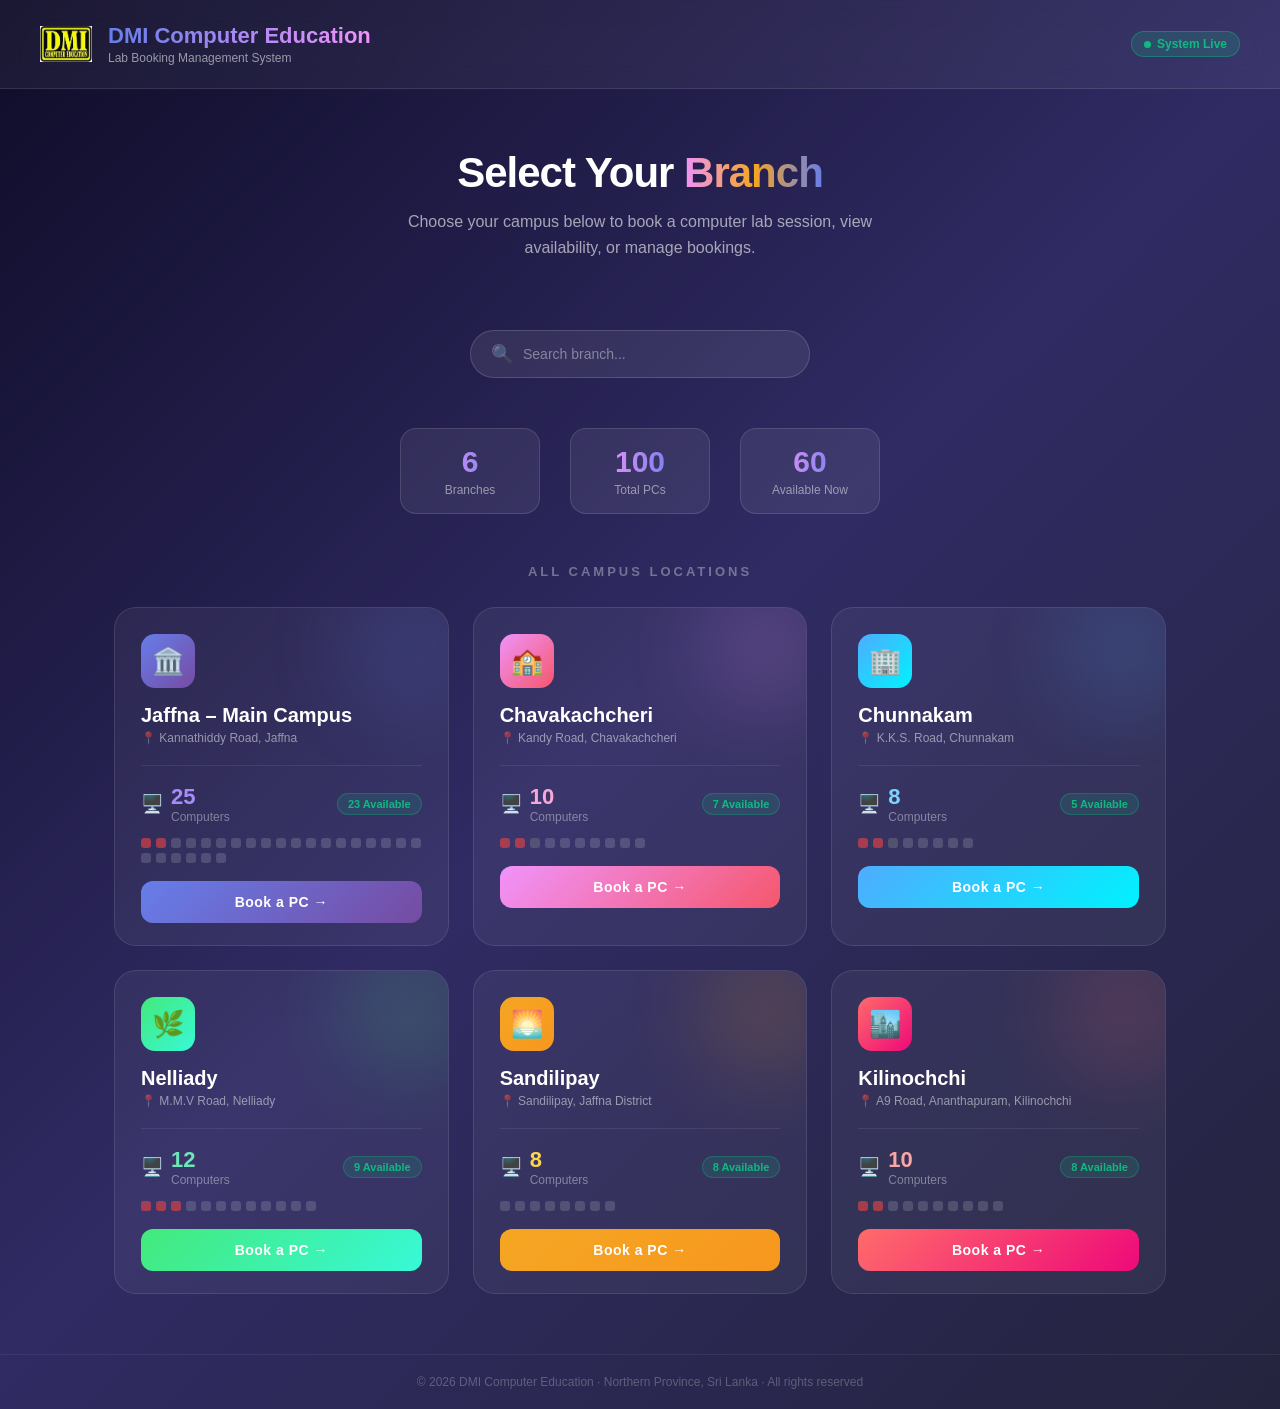
<file: index.html>
<!DOCTYPE html>
<html lang="en">
<head>
  <meta charset="UTF-8" />
  <meta name="viewport" content="width=device-width, initial-scale=1.0"/>
  <title>DMI Computer Education – Lab Booking</title>
  <style>
    * { margin: 0; padding: 0; box-sizing: border-box; }

    body {
      font-family: 'Segoe UI', Tahoma, Geneva, Verdana, sans-serif;
      background: #0f0c29;
      background: linear-gradient(135deg, #0f0c29, #302b63, #24243e);
      min-height: 100vh;
      color: #fff;
    }

    /* ── HEADER ── */
    header {
      background: rgba(255,255,255,0.05);
      backdrop-filter: blur(12px);
      border-bottom: 1px solid rgba(255,255,255,0.1);
      padding: 18px 40px;
      display: flex;
      align-items: center;
      justify-content: space-between;
    }
    .logo-area {
      display: flex;
      align-items: center;
      gap: 16px;
    }
    .logo-icon {
      width: 52px; height: 52px;
      background: transparent;
      border-radius: 14px;
      display: flex; align-items: center; justify-content: center;
      font-size: 26px;
      box-shadow: none;
    }
    .logo-icon img {
      width: 100%;
      height: 100%;
      object-fit: contain;
      border-radius: 8px;
    }
    .logo-text h1 {
      font-size: 22px;
      font-weight: 700;
      background: linear-gradient(90deg, #667eea, #f093fb);
      -webkit-background-clip: text;
      -webkit-text-fill-color: transparent;
    }
    .logo-text p { font-size: 12px; color: rgba(255,255,255,0.55); margin-top: 2px; }

    .header-right {
      display: flex;
      align-items: center;
      gap: 12px;
    }
    .live-badge {
      background: rgba(16,185,129,0.2);
      border: 1px solid rgba(16,185,129,0.4);
      color: #10b981;
      padding: 5px 12px;
      border-radius: 20px;
      font-size: 12px;
      font-weight: 600;
      display: flex; align-items: center; gap: 6px;
    }
    .live-dot {
      width: 7px; height: 7px;
      background: #10b981;
      border-radius: 50%;
      animation: pulse 1.5s infinite;
    }
    @keyframes pulse {
      0%,100% { opacity: 1; transform: scale(1); }
      50%      { opacity: 0.5; transform: scale(1.4); }
    }

    /* ── HERO ── */
    .hero {
      text-align: center;
      padding: 60px 20px 40px;
    }
    .hero h2 {
      font-size: 42px;
      font-weight: 800;
      letter-spacing: -1px;
      margin-bottom: 12px;
    }
    .hero h2 span {
      background: linear-gradient(90deg, #f093fb, #f5a623, #667eea);
      -webkit-background-clip: text;
      -webkit-text-fill-color: transparent;
    }
    .hero p {
      font-size: 16px;
      color: rgba(255,255,255,0.6);
      max-width: 520px;
      margin: 0 auto 30px;
      line-height: 1.6;
    }

    /* ── SEARCH BAR ── */
    .search-wrap {
      display: flex;
      justify-content: center;
      margin-bottom: 50px;
    }
    .search-box {
      background: rgba(255,255,255,0.08);
      border: 1px solid rgba(255,255,255,0.15);
      border-radius: 50px;
      padding: 12px 20px;
      display: flex;
      align-items: center;
      gap: 10px;
      width: 340px;
    }
    .search-box input {
      background: none;
      border: none;
      outline: none;
      color: #fff;
      font-size: 14px;
      width: 100%;
    }
    .search-box input::placeholder { color: rgba(255,255,255,0.4); }
    .search-box span { color: rgba(255,255,255,0.4); font-size: 18px; }

    /* ── STATS ROW ── */
    .stats-row {
      display: flex;
      justify-content: center;
      gap: 30px;
      margin-bottom: 50px;
      flex-wrap: wrap;
      padding: 0 20px;
    }
    .stat-pill {
      background: rgba(255,255,255,0.07);
      border: 1px solid rgba(255,255,255,0.12);
      border-radius: 16px;
      padding: 16px 28px;
      text-align: center;
      min-width: 140px;
    }
    .stat-pill .num {
      font-size: 30px;
      font-weight: 800;
      background: linear-gradient(90deg, #f093fb, #667eea);
      -webkit-background-clip: text;
      -webkit-text-fill-color: transparent;
    }
    .stat-pill .lbl { font-size: 12px; color: rgba(255,255,255,0.5); margin-top: 4px; }

    /* ── BRANCH GRID ── */
    .section-label {
      text-align: center;
      font-size: 13px;
      font-weight: 600;
      letter-spacing: 3px;
      color: rgba(255,255,255,0.35);
      text-transform: uppercase;
      margin-bottom: 28px;
    }
    .branches-grid {
      display: grid;
      grid-template-columns: repeat(auto-fit, minmax(310px, 1fr));
      gap: 24px;
      max-width: 1100px;
      margin: 0 auto;
      padding: 0 24px 60px;
    }

    .branch-card {
      background: rgba(255,255,255,0.05);
      border: 1px solid rgba(255,255,255,0.1);
      border-radius: 22px;
      overflow: hidden;
      transition: transform 0.3s ease, box-shadow 0.3s ease, border-color 0.3s ease;
      cursor: pointer;
      position: relative;
    }
    .branch-card:hover {
      transform: translateY(-6px);
      box-shadow: 0 20px 60px rgba(0,0,0,0.4);
      border-color: rgba(255,255,255,0.25);
    }

    .card-top {
      padding: 26px 26px 20px;
      position: relative;
    }
    .branch-icon {
      width: 54px; height: 54px;
      border-radius: 14px;
      display: flex; align-items: center; justify-content: center;
      font-size: 26px;
      margin-bottom: 16px;
      position: relative;
      z-index: 1;
    }
    .card-glow {
      position: absolute;
      top: -30px; right: -30px;
      width: 140px; height: 140px;
      border-radius: 50%;
      opacity: 0.15;
      filter: blur(40px);
    }

    .branch-name {
      font-size: 20px;
      font-weight: 700;
      margin-bottom: 4px;
      position: relative; z-index: 1;
    }
    .branch-address {
      font-size: 12px;
      color: rgba(255,255,255,0.5);
      display: flex; align-items: center; gap: 5px;
      position: relative; z-index: 1;
    }

    .card-divider {
      height: 1px;
      background: rgba(255,255,255,0.08);
      margin: 0 26px;
    }

    .card-bottom {
      padding: 18px 26px 22px;
    }
    .pc-row {
      display: flex;
      justify-content: space-between;
      align-items: center;
      margin-bottom: 14px;
    }
    .pc-count {
      display: flex;
      align-items: center;
      gap: 8px;
    }
    .pc-count .icon { font-size: 18px; }
    .pc-count .val {
      font-size: 22px;
      font-weight: 800;
    }
    .pc-count .label { font-size: 12px; color: rgba(255,255,255,0.4); }

    .avail-badge {
      font-size: 11px;
      font-weight: 600;
      padding: 4px 10px;
      border-radius: 20px;
    }
    .avail-badge.green {
      background: rgba(16,185,129,0.15);
      border: 1px solid rgba(16,185,129,0.3);
      color: #10b981;
    }
    .avail-badge.amber {
      background: rgba(245,166,35,0.15);
      border: 1px solid rgba(245,166,35,0.3);
      color: #f5a623;
    }

    /* PC dots */
    .pc-dots {
      display: flex;
      flex-wrap: wrap;
      gap: 5px;
      margin-bottom: 18px;
    }
    .dot {
      width: 10px; height: 10px;
      border-radius: 3px;
    }
    .dot.free { background: rgba(255,255,255,0.15); }
    .dot.booked { background: rgba(239,68,68,0.6); }
    .dot.blocked { background: rgba(107,114,128,0.5); }

    .book-btn {
      width: 100%;
      padding: 13px;
      border: none;
      border-radius: 12px;
      font-size: 14px;
      font-weight: 700;
      cursor: pointer;
      letter-spacing: 0.5px;
      transition: opacity 0.2s, transform 0.1s;
      display: flex; align-items: center; justify-content: center; gap: 8px;
    }
    .book-btn:hover { opacity: 0.9; transform: scale(0.99); }
    .book-btn:active { transform: scale(0.97); }

    /* ── COLOUR THEMES ── */
    .theme-purple .branch-icon { background: linear-gradient(135deg,#667eea,#764ba2); }
    .theme-purple .card-glow   { background: #667eea; }
    .theme-purple .pc-count .val { color: #a78bfa; }
    .theme-purple .book-btn    { background: linear-gradient(135deg,#667eea,#764ba2); color:#fff; }

    .theme-pink .branch-icon { background: linear-gradient(135deg,#f093fb,#f5576c); }
    .theme-pink .card-glow   { background: #f093fb; }
    .theme-pink .pc-count .val { color: #f9a8d4; }
    .theme-pink .book-btn    { background: linear-gradient(135deg,#f093fb,#f5576c); color:#fff; }

    .theme-blue .branch-icon { background: linear-gradient(135deg,#4facfe,#00f2fe); }
    .theme-blue .card-glow   { background: #4facfe; }
    .theme-blue .pc-count .val { color: #7dd3fc; }
    .theme-blue .book-btn    { background: linear-gradient(135deg,#4facfe,#00f2fe); color:#fff; }

    .theme-green .branch-icon { background: linear-gradient(135deg,#43e97b,#38f9d7); }
    .theme-green .card-glow   { background: #43e97b; }
    .theme-green .pc-count .val { color: #6ee7b7; }
    .theme-green .book-btn    { background: linear-gradient(135deg,#43e97b,#38f9d7); color:#fff; }

    .theme-orange .branch-icon { background: linear-gradient(135deg,#f5a623,#f7971e); }
    .theme-orange .card-glow   { background: #f5a623; }
    .theme-orange .pc-count .val { color: #fcd34d; }
    .theme-orange .book-btn    { background: linear-gradient(135deg,#f5a623,#f7971e); color:#fff; }

    .theme-red .branch-icon { background: linear-gradient(135deg,#ff6b6b,#ee0979); }
    .theme-red .card-glow   { background: #ff6b6b; }
    .theme-red .pc-count .val { color: #fca5a5; }
    .theme-red .book-btn    { background: linear-gradient(135deg,#ff6b6b,#ee0979); color:#fff; }

    /* ── FOOTER ── */
    footer {
      text-align: center;
      padding: 20px;
      font-size: 12px;
      color: rgba(255,255,255,0.25);
      border-top: 1px solid rgba(255,255,255,0.06);
    }
  </style>
</head>
<body>

<!-- HEADER -->
<header>
  <div class="logo-area">
    <div class="logo-icon">
      <img src="logo.png" alt="DMI Computer Education Logo">
    </div>
    <div class="logo-text">
      <h1>DMI Computer Education</h1>
      <p>Lab Booking Management System</p>
    </div>
  </div>
  <div class="header-right">
    <div class="live-badge">
      <div class="live-dot"></div>
      System Live
    </div>
  </div>
</header>

<!-- HERO -->
<div class="hero">
  <h2>Select Your <span>Branch</span></h2>
  <p>Choose your campus below to book a computer lab session, view availability, or manage bookings.</p>
</div>

<!-- SEARCH -->
<div class="search-wrap">
  <div class="search-box">
    <span>🔍</span>
    <input type="text" id="searchInput" placeholder="Search branch..." oninput="filterBranches()" />
  </div>
</div>

<!-- STATS -->
<div class="stats-row">
  <div class="stat-pill">
    <div class="num">6</div>
    <div class="lbl">Branches</div>
  </div>
  <div class="stat-pill">
    <div class="num">100</div>
    <div class="lbl">Total PCs</div>
  </div>
  <div class="stat-pill">
    <div class="num" id="totalAvail">–</div>
    <div class="lbl">Available Now</div>
  </div>
</div>

<div class="section-label">All Campus Locations</div>

<!-- BRANCH CARDS -->
<div class="branches-grid" id="branchGrid">

  <!-- 1. Jaffna -->
  <div class="branch-card theme-purple" data-branch="jaffna" data-pcs="25" onclick="openBranch('jaffna')">
    <div class="card-top">
      <div class="card-glow"></div>
      <div class="branch-icon">🏛️</div>
      <div class="branch-name">Jaffna – Main Campus</div>
      <div class="branch-address">📍 Kannathiddy Road, Jaffna</div>
    </div>
    <div class="card-divider"></div>
    <div class="card-bottom">
      <div class="pc-row">
        <div class="pc-count">
          <span class="icon">🖥️</span>
          <div>
            <div class="val">25</div>
            <div class="label">Computers</div>
          </div>
        </div>
        <span class="avail-badge green" id="badge-jaffna">Loading…</span>
      </div>
      <div class="pc-dots" id="dots-jaffna"></div>
      <button class="book-btn">Book a PC →</button>
    </div>
  </div>

  <!-- 2. Chavakachcheri -->
  <div class="branch-card theme-pink" data-branch="chavakachcheri" data-pcs="10" onclick="openBranch('chavakachcheri')">
    <div class="card-top">
      <div class="card-glow"></div>
      <div class="branch-icon">🏫</div>
      <div class="branch-name">Chavakachcheri</div>
      <div class="branch-address">📍 Kandy Road, Chavakachcheri</div>
    </div>
    <div class="card-divider"></div>
    <div class="card-bottom">
      <div class="pc-row">
        <div class="pc-count">
          <span class="icon">🖥️</span>
          <div>
            <div class="val">10</div>
            <div class="label">Computers</div>
          </div>
        </div>
        <span class="avail-badge green" id="badge-chavakachcheri">Loading…</span>
      </div>
      <div class="pc-dots" id="dots-chavakachcheri"></div>
      <button class="book-btn">Book a PC →</button>
    </div>
  </div>

  <!-- 3. Chunnakam -->
  <div class="branch-card theme-blue" data-branch="chunnakam" data-pcs="8" onclick="openBranch('chunnakam')">
    <div class="card-top">
      <div class="card-glow"></div>
      <div class="branch-icon">🏢</div>
      <div class="branch-name">Chunnakam</div>
      <div class="branch-address">📍 K.K.S. Road, Chunnakam</div>
    </div>
    <div class="card-divider"></div>
    <div class="card-bottom">
      <div class="pc-row">
        <div class="pc-count">
          <span class="icon">🖥️</span>
          <div>
            <div class="val">8</div>
            <div class="label">Computers</div>
          </div>
        </div>
        <span class="avail-badge green" id="badge-chunnakam">Loading…</span>
      </div>
      <div class="pc-dots" id="dots-chunnakam"></div>
      <button class="book-btn">Book a PC →</button>
    </div>
  </div>

  <!-- 4. Nelliady -->
  <div class="branch-card theme-green" data-branch="nelliady" data-pcs="12" onclick="openBranch('nelliady')">
    <div class="card-top">
      <div class="card-glow"></div>
      <div class="branch-icon">🌿</div>
      <div class="branch-name">Nelliady</div>
      <div class="branch-address">📍 M.M.V Road, Nelliady</div>
    </div>
    <div class="card-divider"></div>
    <div class="card-bottom">
      <div class="pc-row">
        <div class="pc-count">
          <span class="icon">🖥️</span>
          <div>
            <div class="val">12</div>
            <div class="label">Computers</div>
          </div>
        </div>
        <span class="avail-badge green" id="badge-nelliady">Loading…</span>
      </div>
      <div class="pc-dots" id="dots-nelliady"></div>
      <button class="book-btn">Book a PC →</button>
    </div>
  </div>

  <!-- 5. Sandilipay -->
  <div class="branch-card theme-orange" data-branch="sandilipay" data-pcs="8" onclick="openBranch('sandilipay')">
    <div class="card-top">
      <div class="card-glow"></div>
      <div class="branch-icon">🌅</div>
      <div class="branch-name">Sandilipay</div>
      <div class="branch-address">📍 Sandilipay, Jaffna District</div>
    </div>
    <div class="card-divider"></div>
    <div class="card-bottom">
      <div class="pc-row">
        <div class="pc-count">
          <span class="icon">🖥️</span>
          <div>
            <div class="val">8</div>
            <div class="label">Computers</div>
          </div>
        </div>
        <span class="avail-badge green" id="badge-sandilipay">Loading…</span>
      </div>
      <div class="pc-dots" id="dots-sandilipay"></div>
      <button class="book-btn">Book a PC →</button>
    </div>
  </div>

  <!-- 6. Kilinochchi -->
  <div class="branch-card theme-red" data-branch="kilinochchi" data-pcs="10" onclick="openBranch('kilinochchi')">
    <div class="card-top">
      <div class="card-glow"></div>
      <div class="branch-icon">🏙️</div>
      <div class="branch-name">Kilinochchi</div>
      <div class="branch-address">📍 A9 Road, Ananthapuram, Kilinochchi</div>
    </div>
    <div class="card-divider"></div>
    <div class="card-bottom">
      <div class="pc-row">
        <div class="pc-count">
          <span class="icon">🖥️</span>
          <div>
            <div class="val">10</div>
            <div class="label">Computers</div>
          </div>
        </div>
        <span class="avail-badge green" id="badge-kilinochchi">Loading…</span>
      </div>
      <div class="pc-dots" id="dots-kilinochchi"></div>
      <button class="book-btn">Book a PC →</button>
    </div>
  </div>

</div>

<footer>
  © 2026 DMI Computer Education · Northern Province, Sri Lanka · All rights reserved
</footer>

<script>
  const BRANCHES = [
    { id: 'jaffna',         pcs: 25 },
    { id: 'chavakachcheri', pcs: 10 },
    { id: 'chunnakam',      pcs:  8 },
    { id: 'nelliady',       pcs: 12 },
    { id: 'sandilipay',     pcs:  8 },
    { id: 'kilinochchi',    pcs: 10 },
  ];

  // Simulate availability (replace with real API call if needed)
  function initCards() {
    let totalAvail = 0;
    BRANCHES.forEach(b => {
      const booked  = Math.floor(Math.random() * Math.floor(b.pcs * 0.4));
      const blocked = Math.floor(Math.random() * 2);
      const avail   = b.pcs - booked - blocked;
      totalAvail += avail;

      // Dots
      const dotsEl = document.getElementById('dots-' + b.id);
      for (let i = 0; i < b.pcs; i++) {
        const d = document.createElement('div');
        d.className = 'dot ' + (i < booked ? 'booked' : i < booked + blocked ? 'blocked' : 'free');
        dotsEl.appendChild(d);
      }

      // Badge
      const badge = document.getElementById('badge-' + b.id);
      const pct   = Math.round((avail / b.pcs) * 100);
      badge.textContent = avail + ' Available';
      if (pct < 40) {
        badge.classList.remove('green');
        badge.classList.add('amber');
      }
    });
    document.getElementById('totalAvail').textContent = totalAvail;
  }

  function openBranch(branchId) {
    // Pass branch as URL param to booking system
    window.location.href = 'booking.html?branch=' + branchId;
  }

  function filterBranches() {
    const q = document.getElementById('searchInput').value.toLowerCase();
    document.querySelectorAll('.branch-card').forEach(card => {
      const name = card.querySelector('.branch-name').textContent.toLowerCase();
      const addr = card.querySelector('.branch-address').textContent.toLowerCase();
      card.style.display = (name.includes(q) || addr.includes(q)) ? '' : 'none';
    });
  }

  initCards();
</script>
</body>
</html>
</file>
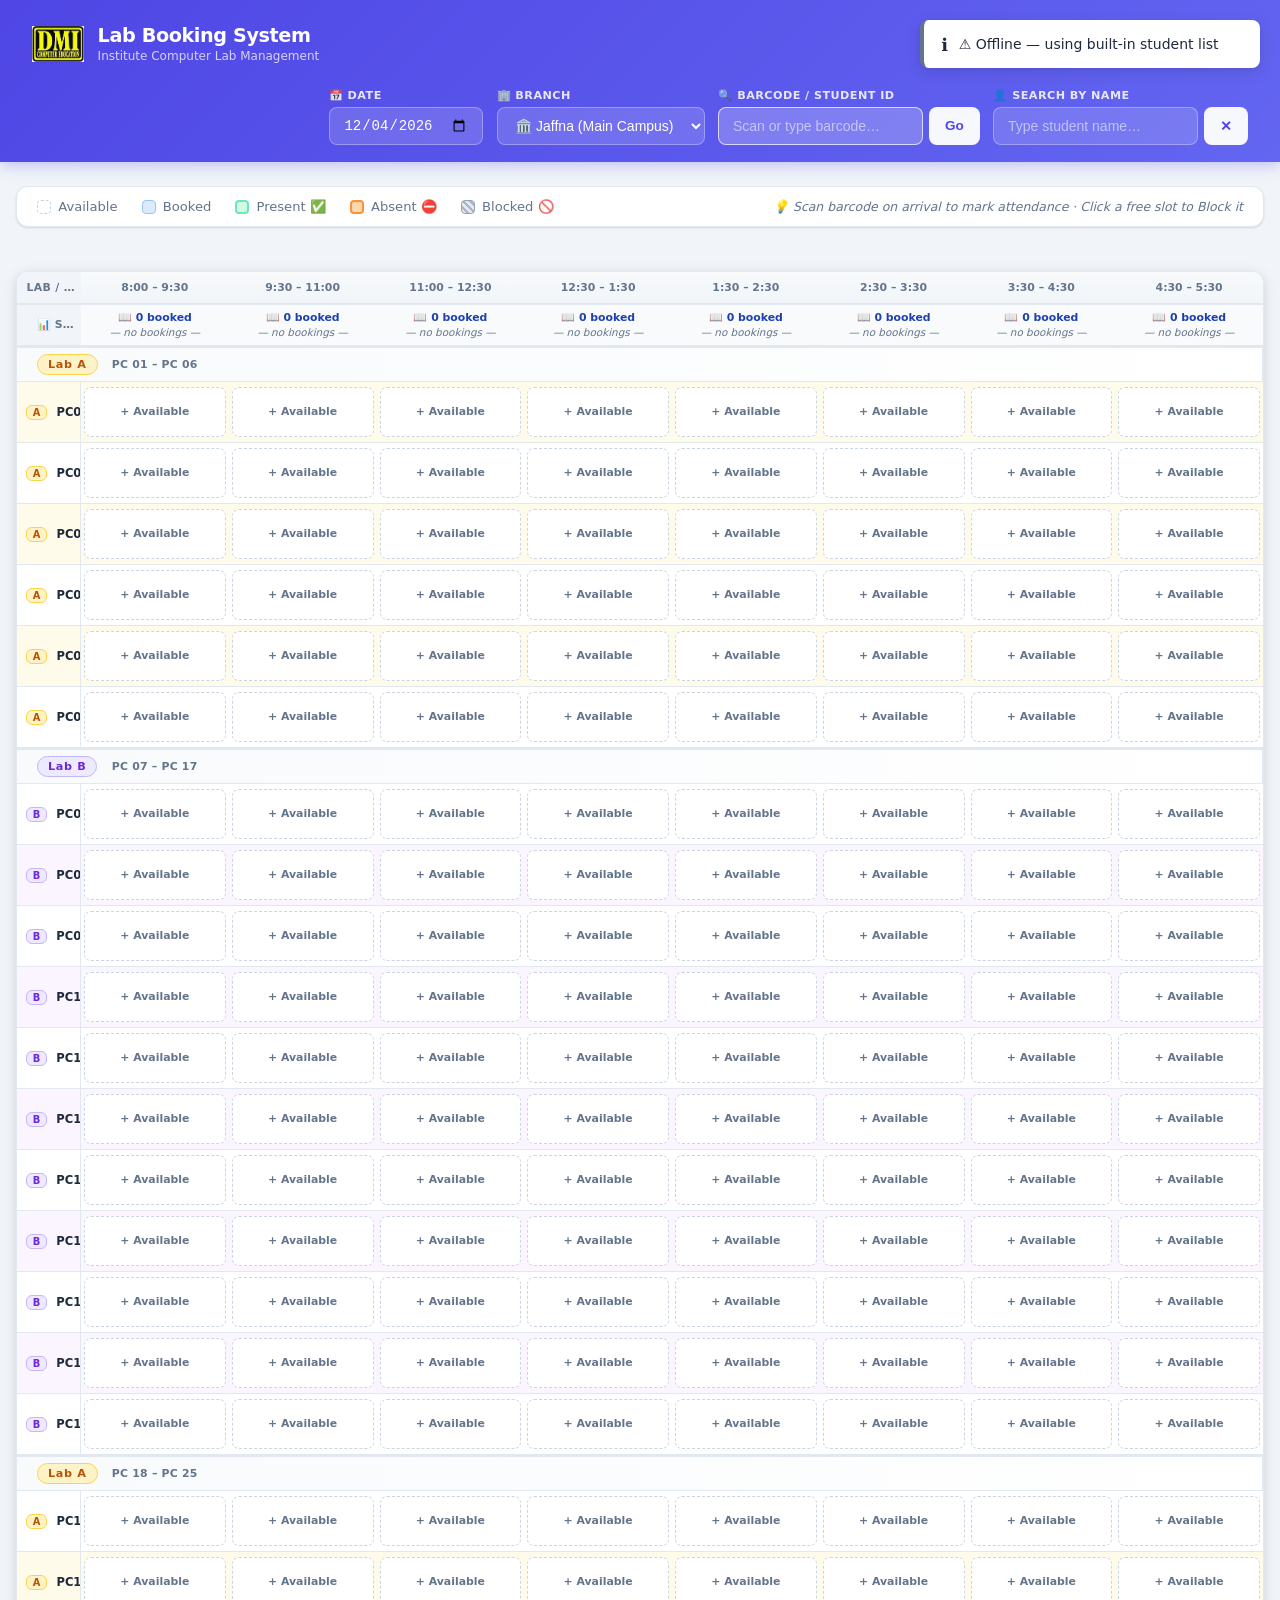
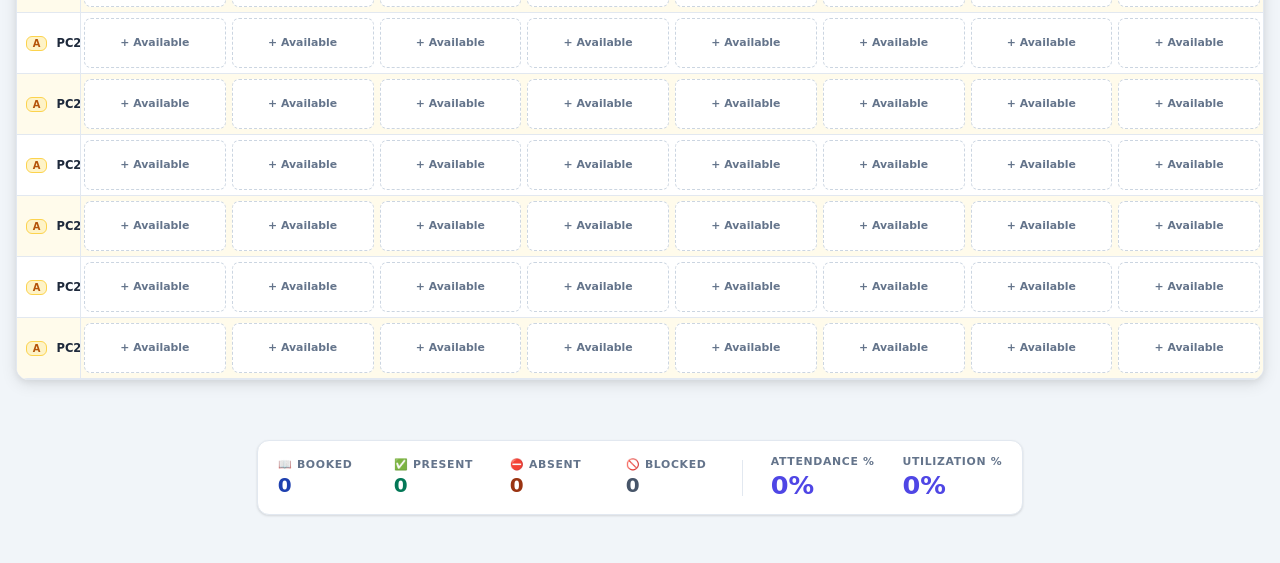
<file: booking.html>
<!DOCTYPE html>
<html lang="en">
<head>
  <meta charset="UTF-8" />
  <meta name="viewport" content="width=device-width, initial-scale=1.0"/>
  <title>Computer Lab Booking System</title>
  <link rel="stylesheet" href="style.css" />
</head>
<body>

  <!-- Loading Overlay -->
  <div id="loadingOverlay" class="loading-overlay hidden">
    <div class="spinner-wrap">
      <div class="spinner"></div>
      <p>Fetching student data…</p>
    </div>
  </div>

  <!-- Toast Container -->
  <div id="toastContainer" class="toast-container"></div>

  <!-- Header -->
  <header class="app-header">
    <div class="header-brand">
      <div class="brand-icon">
        <img src="logo.png" alt="DMI Computer Education Logo">
      </div>
      <div>
        <h1>Lab Booking System</h1>
        <span>Institute Computer Lab Management</span>
      </div>
    </div>
    <div class="header-controls">
      <div class="control-group">
        <label for="datePicker">📅 Date</label>
        <input type="date" id="datePicker" />
      </div>
      <div class="control-group">
        <label for="branchSelector">🏢 Branch</label>
        <select id="branchSelector">
          <option value="jaffna">🏛️ Jaffna (Main Campus)</option>
          <option value="chavakachcheri">🏫 Chavakachcheri</option>
          <option value="chunnakam">🏢 Chunnakam</option>
          <option value="nelliady">🌿 Nelliady</option>
          <option value="sandilipay">🌅 Sandilipay</option>
          <option value="kilinochchi">🏙️ Kilinochchi</option>
        </select>
      </div>
      <div class="control-group barcode-group">
        <label for="barcodeInput">🔍 Barcode / Student ID</label>
        <div class="barcode-field">
          <input type="text" id="barcodeInput" placeholder="Scan or type barcode…" autocomplete="off" />
          <button id="barcodeBtn" onclick="handleBarcodeScan()">Go</button>
        </div>
      </div>
      <div class="control-group name-search-group" style="position:relative;">
        <label for="nameSearchInput">👤 Search by Name</label>
        <div class="barcode-field">
          <input type="text" id="nameSearchInput" placeholder="Type student name…" autocomplete="off"
                 oninput="handleNameSearch()" onkeydown="handleNameKey(event)" />
          <button onclick="clearNameSearch()">✕</button>
        </div>
        <div id="nameDropdown" class="name-dropdown hidden"></div>
      </div>
      <span id="studentCountBadge" class="student-count-badge" style="display:none"></span>
    </div>
  </header>

  <!-- Main Content -->
  <main class="main-content">

    <!-- Student Info Card -->
    <section id="studentCard" class="student-card hidden">
      <div class="student-card-header">
        <div class="student-avatar" id="studentAvatar">A</div>
        <div class="student-meta">
          <h2 id="studentName">—</h2>
          <p id="studentCourse">—</p>
          <p id="studentSubModule" class="sub-module">—</p>
        </div>
        <div class="fee-badge-wrap">
          <span id="feeBadge" class="fee-badge">—</span>
          <div class="balance-box">
            <span class="balance-label">Balance Due</span>
            <span id="balanceAmount" class="balance-amount">RM 0.00</span>
          </div>
        </div>
        <button class="clear-student-btn" onclick="clearStudent()" title="Clear student">✕</button>
      </div>
    </section>

    <!-- Legend -->
    <div class="legend-bar">
      <div class="legend-item"><span class="legend-dot available"></span> Available</div>
      <div class="legend-item"><span class="legend-dot booked"></span> Booked</div>
      <div class="legend-item"><span class="legend-dot present"></span> Present ✅</div>
      <div class="legend-item"><span class="legend-dot absent"></span> Absent ⛔</div>
      <div class="legend-item"><span class="legend-dot blocked"></span> Blocked 🚫</div>
      <div class="legend-tip">💡 Scan barcode on arrival to mark attendance · Click a free slot to Block it</div>
    </div>

    <!-- Grid Section -->
    <section class="grid-section">
      <div class="grid-scroll-wrap">
        <table class="booking-grid" id="bookingGrid">
          <thead id="gridHead"></thead>
          <tbody id="gridBody"></tbody>
        </table>
      </div>
    </section>

  </main>

  <!-- Booking Modal -->
  <div id="bookingModal" class="modal-overlay hidden" onclick="closeModalOnOverlay(event)">
    <div class="modal-box" id="bookingModalBox">
      <button class="modal-close" onclick="closeBookingModal()">✕</button>
      <div class="modal-header">
        <div class="modal-icon">📋</div>
        <h2>Confirm Booking</h2>
      </div>
      <div class="modal-body">
        <div class="modal-info-row">
          <span>🖥️ Computer</span>
          <strong id="modalPC">—</strong>
        </div>
        <div class="modal-info-row">
          <span>🕐 Time Slot</span>
          <strong id="modalSlot">—</strong>
        </div>
        <div class="modal-info-row">
          <span>📅 Date</span>
          <strong id="modalDate">—</strong>
        </div>
        <div class="modal-divider"></div>
        <div class="modal-info-row">
          <span>👤 Student</span>
          <strong id="modalStudentName">—</strong>
        </div>
        <div class="modal-info-row">
          <span>📚 Main Course</span>
          <input id="modalStudentCourse" list="coursesList" class="modal-edit-input" autocomplete="off" placeholder="Type or pick">
          <datalist id="coursesList"></datalist>
        </div>
        <div class="modal-info-row">
          <span>📖 Sub-Module</span>
          <input id="modalStudentModule" list="submodulesList" class="modal-edit-input" autocomplete="off" placeholder="Type or pick">
          <datalist id="submodulesList"></datalist>
        </div>
        <div class="modal-info-row">
          <span>💳 Fee Status</span>
          <strong id="modalFeeStatus">—</strong>
        </div>
        <div id="modalFeeWarning" class="fee-warning hidden">
          ⚠️ This student has an outstanding balance. Booking is still allowed but please notify the accounts team.
        </div>
      </div>
      <div class="modal-footer">
        <button class="btn-cancel-action" onclick="closeBookingModal()">Cancel</button>
        <button class="btn-confirm" onclick="confirmBooking()">✔ Confirm Booking</button>
      </div>
    </div>
  </div>

  <!-- View/Cancel Modal -->
  <div id="viewModal" class="modal-overlay hidden" onclick="closeViewModalOnOverlay(event)">
    <div class="modal-box" id="viewModalBox">
      <button class="modal-close" onclick="closeViewModal()">✕</button>
      <div class="modal-header">
        <div class="modal-icon">🟢</div>
        <h2>Booking Details</h2>
      </div>
      <div class="modal-body">
        <div class="modal-info-row">
          <span>🖥️ Computer</span>
          <strong id="viewPC">—</strong>
        </div>
        <div class="modal-info-row">
          <span>🕐 Time Slot</span>
          <strong id="viewSlot">—</strong>
        </div>
        <div class="modal-info-row">
          <span>📅 Date</span>
          <strong id="viewDate">—</strong>
        </div>
        <div class="modal-divider"></div>
        <div class="modal-info-row">
          <span>👤 Student</span>
          <strong id="viewStudentName">—</strong>
        </div>
        <div class="modal-info-row" id="viewPhoneRow">
          <span>📞 Phone</span>
          <strong id="viewPhone">—</strong>
        </div>
        <div class="modal-info-row">
          <span>📚 Course</span>
          <strong id="viewStudentCourse">—</strong>
        </div>
        <div class="modal-info-row">
          <span>📖 Sub-Module</span>
          <strong id="viewStudentModule">—</strong>
        </div>
        <div class="modal-info-row">
          <span>💳 Fee Status</span>
          <strong id="viewFeeStatus">—</strong>
        </div>
        <div class="modal-info-row">
          <span>⏰ Booked At</span>
          <strong id="viewBookedAt">—</strong>
        </div>
        <div class="modal-info-row" id="viewArrivedAtRow">
          <span>✅ Arrived At</span>
          <strong id="viewArrivedAt">—</strong>
        </div>
      </div>
      <div class="modal-footer">
        <button class="btn-cancel-action" onclick="closeViewModal()">Close</button>
        <a id="viewWhatsAppBtn" class="btn-whatsapp" target="_blank" rel="noopener" href="#" style="display:none">💬 WhatsApp</a>
        <button class="btn-attend" id="viewMarkPresentBtn" onclick="markPresentFromView()">✅ Mark Present</button>
        <button class="btn-delete" onclick="cancelBooking()">🗑 Cancel</button>
      </div>
    </div>
  </div>

  <!-- Attendance Modal -->
  <div id="attendanceModal" class="modal-overlay hidden" onclick="closeAttendanceModalOnOverlay(event)">
    <div class="modal-box" id="attendanceModalBox">
      <button class="modal-close" onclick="closeAttendanceModal()">✕</button>
      <div class="modal-header attend-header">
        <div class="modal-icon">📍</div>
        <h2>Mark Attendance</h2>
      </div>
      <div class="modal-body">
        <div class="modal-info-row">
          <span>👤 Student</span>
          <strong id="attendStudentName">—</strong>
        </div>
        <div class="modal-info-row">
          <span>📚 Course</span>
          <strong id="attendStudentCourse">—</strong>
        </div>
        <div class="modal-divider"></div>
        <div class="modal-info-row">
          <span>🖥️ Computer</span>
          <strong id="attendPC">—</strong>
        </div>
        <div class="modal-info-row">
          <span>🕐 Time Slot</span>
          <strong id="attendSlot">—</strong>
        </div>
        <div class="modal-info-row">
          <span>📅 Date</span>
          <strong id="attendDate">—</strong>
        </div>
        <div class="modal-info-row">
          <span>⏰ Booked At</span>
          <strong id="attendBookedAt">—</strong>
        </div>
        <div class="attend-note">
          Student has arrived at the lab. Confirm to mark them as Present.
        </div>
      </div>
      <div class="modal-footer">
        <button class="btn-cancel-action" onclick="closeAttendanceModal()">Not Now</button>
        <button class="btn-attend" onclick="confirmAttendance()">✅ Mark Present</button>
      </div>
    </div>
  </div>

  <!-- Block Prompt Modal (shown when clicking a free slot without a scanned student) -->
  <div id="blockPromptModal" class="modal-overlay hidden" onclick="closeBlockPromptOnOverlay(event)">
    <div class="modal-box">
      <button class="modal-close" onclick="closeBlockPromptModal()">✕</button>
      <div class="modal-header">
        <div class="modal-icon">🚫</div>
        <h2>Block this slot?</h2>
      </div>
      <div class="modal-body">
        <div class="modal-info-row">
          <span>🖥️ Computer</span>
          <strong id="blockPromptPC">—</strong>
        </div>
        <div class="modal-info-row">
          <span>🕐 Time Slot</span>
          <strong id="blockPromptSlot">—</strong>
        </div>
        <div class="modal-info-row">
          <span>📅 Date</span>
          <strong id="blockPromptDate">—</strong>
        </div>
        <div class="attend-note">
          Blocking prevents bookings on this PC for this slot. You can unblock it later by clicking the same cell.
        </div>
      </div>
      <div class="modal-footer">
        <button class="btn-cancel-action" onclick="closeBlockPromptModal()">Cancel</button>
        <button class="btn-delete" onclick="confirmBlock()">🚫 Block Slot</button>
      </div>
    </div>
  </div>

  <!-- Block Manage Modal (clicking an already-blocked cell) -->
  <div id="blockManageModal" class="modal-overlay hidden" onclick="closeBlockManageOnOverlay(event)">
    <div class="modal-box">
      <button class="modal-close" onclick="closeBlockManageModal()">✕</button>
      <div class="modal-header">
        <div class="modal-icon">🚫</div>
        <h2>Slot is blocked</h2>
      </div>
      <div class="modal-body">
        <div class="modal-info-row">
          <span>🖥️ Computer</span>
          <strong id="blockMgrPC">—</strong>
        </div>
        <div class="modal-info-row">
          <span>🕐 Time Slot</span>
          <strong id="blockMgrSlot">—</strong>
        </div>
        <div class="modal-info-row">
          <span>📅 Date</span>
          <strong id="blockMgrDate">—</strong>
        </div>
        <div class="modal-info-row">
          <span>⏰ Blocked At</span>
          <strong id="blockMgrBlockedAt">—</strong>
        </div>
      </div>
      <div class="modal-footer">
        <button class="btn-cancel-action" onclick="closeBlockManageModal()">Close</button>
        <button class="btn-attend" onclick="confirmUnblock()">✅ Unblock</button>
      </div>
    </div>
  </div>

  <script src="script.js"></script>
</body>
</html>
</file>
<file: style.css>
/* ============================================================
   COMPUTER LAB BOOKING SYSTEM — STYLESHEET
   ============================================================ */

/* ---------- Reset & Base ---------- */
*, *::before, *::after { box-sizing: border-box; margin: 0; padding: 0; }

:root {
  --primary:       #4f46e5;
  --primary-light: #eef2ff;
  --primary-dark:  #3730a3;

  /* ─── Soft pastel palette (4-state) ──────────────────── */
  /* Available = white · Booked = light blue · Present = mint
     Absent = peach · Blocked = gray stripe */
  --available:     #64748b;           /* text tone */
  --available-bg:  #ffffff;           /* white */
  --available-border: #cbd5e1;
  --available-hov: #eff6ff;

  --booked:        #1e40af;           /* text tone */
  --booked-bg:     #dbeafe;           /* light blue */
  --booked-border: #93c5fd;
  --booked-hov:    #60a5fa;

  --present:       #047857;           /* text tone */
  --present-bg:    #d1fae5;           /* mint */
  --present-border:#6ee7b7;

  --absent:        #9a3412;           /* text tone */
  --absent-bg:     #fed7aa;           /* peach */
  --absent-border: #fb923c;

  --blocked:       #475569;           /* text tone */
  --blocked-bg:    #e2e8f0;           /* gray */
  --blocked-border:#94a3b8;

  /* Jaffna lab band accents */
  --lab-a-bg: #fef3c7;
  --lab-a-accent: #b45309;
  --lab-b-bg: #ede9fe;
  --lab-b-accent: #6d28d9;

  --surface:       #ffffff;
  --surface2:      #f8fafc;
  --border:        #e2e8f0;
  --text:          #1e293b;
  --text-muted:    #64748b;
  --shadow-sm:     0 1px 3px rgba(0,0,0,.08), 0 1px 2px rgba(0,0,0,.05);
  --shadow-md:     0 4px 16px rgba(0,0,0,.10), 0 2px 6px rgba(0,0,0,.06);
  --shadow-lg:     0 20px 60px rgba(0,0,0,.18);
  --radius:        12px;
  --radius-sm:     8px;
  --transition:    0.18s ease;
}

html { scroll-behavior: smooth; }

body {
  font-family: 'Segoe UI', system-ui, -apple-system, sans-serif;
  background: #f1f5f9;
  color: var(--text);
  min-height: 100vh;
  font-size: 14px;
}

/* ---------- Loading Overlay ---------- */
.loading-overlay {
  position: fixed; inset: 0;
  background: rgba(15, 23, 42, 0.55);
  backdrop-filter: blur(4px);
  display: flex; align-items: center; justify-content: center;
  z-index: 9999;
  transition: opacity var(--transition);
}
.loading-overlay.hidden { display: none; }
.spinner-wrap {
  background: var(--surface);
  border-radius: var(--radius);
  padding: 2rem 2.5rem;
  display: flex; flex-direction: column; align-items: center; gap: 1rem;
  box-shadow: var(--shadow-lg);
}
.spinner-wrap p { color: var(--text-muted); font-size: 0.9rem; }
.spinner {
  width: 42px; height: 42px;
  border: 4px solid var(--border);
  border-top-color: var(--primary);
  border-radius: 50%;
  animation: spin 0.75s linear infinite;
}
@keyframes spin { to { transform: rotate(360deg); } }

/* ---------- Toast ---------- */
.toast-container {
  position: fixed; top: 1.25rem; right: 1.25rem;
  display: flex; flex-direction: column; gap: 0.6rem;
  z-index: 9998;
  max-width: 340px; width: calc(100% - 2.5rem);
}
.toast {
  background: var(--surface);
  border-radius: var(--radius-sm);
  padding: 0.85rem 1.1rem;
  box-shadow: var(--shadow-md);
  display: flex; align-items: flex-start; gap: 0.65rem;
  font-size: 0.875rem;
  border-left: 4px solid var(--primary);
  animation: slideIn 0.28s ease forwards;
  transition: opacity 0.3s ease, transform 0.3s ease;
}
.toast.success { border-color: var(--booked); }
.toast.error   { border-color: var(--blocked); }
.toast.info    { border-color: var(--available); }
.toast .toast-icon { font-size: 1.1rem; flex-shrink: 0; margin-top: 1px; }
.toast .toast-msg  { color: var(--text); line-height: 1.45; }
.toast.fade-out    { opacity: 0; transform: translateX(20px); }

@keyframes slideIn {
  from { opacity: 0; transform: translateX(30px); }
  to   { opacity: 1; transform: translateX(0); }
}

/* ---------- Header ---------- */
.app-header {
  background: linear-gradient(135deg, #4f46e5 0%, #6366f1 100%);
  color: #fff;
  padding: 1.1rem 2rem;
  display: flex; align-items: center; flex-wrap: wrap;
  gap: 1.2rem;
  box-shadow: 0 2px 16px rgba(79,70,229,.35);
  position: sticky; top: 0; z-index: 100;
}
.header-brand {
  display: flex; align-items: center; gap: 0.85rem;
  flex: 0 0 auto;
}
.brand-icon {
  font-size: 2rem;
  width: 52px;
  height: 52px;
  display: flex;
  align-items: center;
  justify-content: center;
}
.brand-icon img {
  width: 100%;
  height: 100%;
  object-fit: contain;
  border-radius: 6px;
}
.header-brand h1 { font-size: 1.2rem; font-weight: 700; letter-spacing: -0.02em; }
.header-brand span { font-size: 0.75rem; opacity: 0.75; }

.header-controls {
  display: flex; flex-wrap: wrap; gap: 0.85rem;
  align-items: flex-end;
  margin-left: auto;
}
.control-group {
  display: flex; flex-direction: column; gap: 0.3rem;
}
.control-group label {
  font-size: 0.7rem; font-weight: 600;
  opacity: 0.85; letter-spacing: 0.04em; text-transform: uppercase;
}
.control-group input,
.control-group select {
  background: rgba(255,255,255,0.15);
  border: 1.5px solid rgba(255,255,255,0.3);
  color: #fff;
  border-radius: var(--radius-sm);
  padding: 0.5rem 0.85rem;
  font-size: 0.875rem;
  outline: none;
  transition: border-color var(--transition), background var(--transition);
  height: 38px;
}
.control-group input::placeholder { color: rgba(255,255,255,0.55); }
.control-group input:focus,
.control-group select:focus {
  border-color: rgba(255,255,255,0.7);
  background: rgba(255,255,255,0.22);
}
.control-group select option { background: #4f46e5; color: #fff; }

.barcode-group { min-width: 260px; }
.barcode-field { display: flex; gap: 0.4rem; }
.barcode-field input { flex: 1; min-width: 0; }
.barcode-field button {
  background: rgba(255,255,255,0.95);
  color: var(--primary);
  border: none; border-radius: var(--radius-sm);
  padding: 0 1rem; height: 38px;
  font-weight: 700; font-size: 0.85rem;
  cursor: pointer;
  transition: background var(--transition), transform var(--transition);
  white-space: nowrap;
}
.barcode-field button:hover {
  background: #fff;
  transform: translateY(-1px);
}
.barcode-field button:active { transform: translateY(0); }

/* ---------- Main Content ---------- */
.main-content {
  max-width: 1800px;
  margin: 0 auto;
  padding: 1.5rem 1rem 3rem;
  display: flex; flex-direction: column; gap: 1.25rem;
  width: 100%;
}

/* ---------- Student Card ---------- */
.student-card {
  background: var(--surface);
  border-radius: var(--radius);
  box-shadow: var(--shadow-md);
  padding: 1.25rem 1.5rem;
  animation: fadeSlide 0.3s ease;
  border: 1.5px solid var(--border);
}
.student-card.hidden { display: none; }

@keyframes fadeSlide {
  from { opacity: 0; transform: translateY(-10px); }
  to   { opacity: 1; transform: translateY(0); }
}

.student-card-header {
  display: flex; align-items: center; gap: 1.1rem; flex-wrap: wrap;
}
.student-avatar {
  width: 52px; height: 52px;
  background: linear-gradient(135deg, var(--primary), #818cf8);
  border-radius: 50%;
  display: flex; align-items: center; justify-content: center;
  font-size: 1.3rem; font-weight: 700; color: #fff;
  flex-shrink: 0;
  box-shadow: 0 2px 8px rgba(79,70,229,.35);
}
.student-meta { flex: 1; min-width: 0; }
.student-meta h2 { font-size: 1.05rem; font-weight: 700; color: var(--text); }
.student-meta p  { font-size: 0.8rem; color: var(--text-muted); margin-top: 2px; }
.student-meta .sub-module { font-style: italic; }

.fee-badge-wrap {
  display: flex; flex-direction: column; align-items: center; gap: 0.4rem;
  margin-left: auto;
}
.fee-badge {
  padding: 0.3rem 0.9rem;
  border-radius: 99px;
  font-size: 0.75rem; font-weight: 700;
  letter-spacing: 0.04em;
  text-transform: uppercase;
}
.fee-badge.paid    { background: #dcfce7; color: #15803d; }
.fee-badge.pending { background: #fef9c3; color: #a16207; }
.fee-badge.overdue { background: #fee2e2; color: #dc2626; }

.balance-box { text-align: center; }
.balance-label  { display: block; font-size: 0.65rem; color: var(--text-muted); text-transform: uppercase; letter-spacing: 0.04em; }
.balance-amount { font-size: 0.95rem; font-weight: 700; color: var(--text); }

.clear-student-btn {
  background: none; border: none;
  color: var(--text-muted); font-size: 1rem;
  cursor: pointer; padding: 0.3rem;
  border-radius: 50%; width: 30px; height: 30px;
  display: flex; align-items: center; justify-content: center;
  transition: background var(--transition), color var(--transition);
  align-self: flex-start;
}
.clear-student-btn:hover { background: #fee2e2; color: #dc2626; }

/* ---------- Legend ---------- */
.legend-bar {
  display: flex; align-items: center; flex-wrap: wrap;
  gap: 0.75rem 1.5rem;
  background: var(--surface);
  border-radius: var(--radius);
  padding: 0.75rem 1.25rem;
  box-shadow: var(--shadow-sm);
  border: 1px solid var(--border);
}
.legend-item {
  display: flex; align-items: center; gap: 0.45rem;
  font-size: 0.82rem; font-weight: 500; color: var(--text-muted);
}
.legend-dot {
  width: 14px; height: 14px;
  border-radius: 4px; flex-shrink: 0;
}
.legend-dot.available { background: var(--available-bg); border: 1.5px dashed var(--available-border); }
.legend-dot.booked    { background: var(--booked-bg);    border: 1.5px solid var(--booked-border); }
.legend-dot.present   { background: var(--present-bg);   border: 2px solid var(--present-border); }
.legend-dot.absent    { background: var(--absent-bg);    border: 2px solid var(--absent-border); }
.legend-dot.blocked   {
  background: var(--blocked-bg);
  background-image: repeating-linear-gradient(45deg, transparent 0 3px, rgba(71,85,105,.35) 3px 5px);
  border: 1.5px solid var(--blocked-border);
}
.legend-tip {
  margin-left: auto;
  font-size: 0.78rem; color: var(--text-muted);
  font-style: italic;
}

/* ---------- Grid ---------- */
.grid-section {
  background: var(--surface);
  border-radius: var(--radius);
  box-shadow: var(--shadow-md);
  border: 1px solid var(--border);
  overflow: hidden;
  margin: 1.5rem 0;
  width: 100%;
}
.grid-scroll-wrap {
  overflow-x: auto;
  width: 100%;
}

.booking-grid {
  width: 100%;
  min-width: 0;
  table-layout: fixed;
  border-collapse: separate;
  border-spacing: 0;
}
/* PC / row-header column: narrow fixed width
   Each of the 8 slot columns gets an equal share of the rest */
.booking-grid col.col-pc   { width: 64px; }
.booking-grid col.col-slot { width: calc((100% - 64px) / 8); }
.booking-grid thead tr {
  background: linear-gradient(180deg, #f8fafc 0%, #f1f5f9 100%);
}
.booking-grid th {
  padding: 0.55rem 0.3rem;
  font-size: 0.7rem;
  font-weight: 700;
  color: var(--text-muted);
  text-transform: uppercase;
  letter-spacing: 0.03em;
  border-bottom: 2px solid var(--border);
  white-space: nowrap;
  text-align: center;
  overflow: hidden;
  text-overflow: ellipsis;
}
.booking-grid th:first-child {
  text-align: left;
  padding-left: 0.6rem;
  padding-right: 0.3rem;
  width: 64px;
  min-width: 0;
  position: sticky; left: 0; z-index: 2;
  background: #f1f5f9;
  font-size: 0.68rem;
}
.booking-grid th.slot-header {
  min-width: 0;
  font-size: 0.68rem;
  padding: 0.5rem 0.25rem;
  letter-spacing: 0;
}

/* Body rows */
.booking-grid tbody tr {
  transition: background var(--transition);
}
.booking-grid tbody tr:nth-child(even) { background: #fafbfc; }
.booking-grid tbody tr:hover           { background: #f0f4ff; }

.booking-grid td {
  border-bottom: 1px solid var(--border);
  padding: 5px 3px;
  text-align: center;
  font-size: 0.8rem;
  overflow: hidden;
}
.booking-grid td:first-child {
  font-weight: 700;
  font-size: 0.72rem;
  color: var(--text);
  text-align: left;
  padding-left: 0.55rem;
  padding-right: 0.3rem;
  white-space: nowrap;
  position: sticky; left: 0; z-index: 1;
  background: inherit;
  border-right: 1.5px solid var(--border);
  width: 64px;
}

/* Cells */
.cell {
  display: flex;
  flex-direction: column;
  align-items: center;
  justify-content: center;
  border-radius: 7px;
  min-height: 50px;
  padding: 3px 4px;
  text-align: center;
  font-size: 0.68rem;
  font-weight: 600;
  cursor: default;
  transition: transform var(--transition), box-shadow var(--transition), filter var(--transition);
  user-select: none;
  letter-spacing: 0;
  position: relative;
  overflow: hidden;
  line-height: 1.15;
  width: 100%;
  max-width: 100%;
  box-sizing: border-box;
}
.cell::after {
  content: '';
  position: absolute; inset: 0;
  background: rgba(255,255,255,0);
  transition: background var(--transition);
}

/* ── Available — soft white ────────────────────────────── */
.cell.available {
  background: var(--available-bg);
  color: var(--available);
  border: 1.5px dashed var(--available-border);
  cursor: pointer;
}
.cell.available:hover {
  background: var(--available-hov);
  color: var(--booked);
  border-style: solid;
  transform: translateY(-2px);
  box-shadow: 0 4px 12px rgba(99,102,241,.18);
}
.cell.available:active { transform: translateY(0); }

/* ── Booked — pastel blue ──────────────────────────────── */
.cell.booked {
  background: var(--booked-bg);
  color: var(--booked);
  border: 1.5px solid var(--booked-border);
  cursor: pointer;
}
.cell.booked:hover {
  background: #bfdbfe;
  transform: translateY(-2px);
  box-shadow: 0 4px 12px rgba(59,130,246,.25);
}
.cell.booked:active { transform: translateY(0); }
.cell.booked .cell-name {
  display: block;
  font-size: 0.6rem;
  font-weight: 500;
  opacity: 0.85;
  white-space: nowrap;
  overflow: hidden;
  text-overflow: ellipsis;
  width: 100%;
  max-width: 100%;
}

/* ── Present — pastel mint ─────────────────────────────── */
.cell.present {
  background: var(--present-bg);
  color: var(--present);
  border: 2px solid var(--present-border);
  cursor: pointer;
}
.cell.present:hover {
  background: #a7f3d0;
  transform: translateY(-2px);
  box-shadow: 0 4px 12px rgba(16,185,129,.25);
}
.cell.present:active { transform: translateY(0); }
.cell.present .cell-name {
  display: block;
  font-size: 0.6rem;
  font-weight: 500;
  opacity: 0.85;
  white-space: nowrap;
  overflow: hidden;
  text-overflow: ellipsis;
  width: 100%;
  max-width: 100%;
}

/* ── Absent — pastel peach (auto-flip after slot ends) ─── */
.cell.absent {
  background: var(--absent-bg);
  color: var(--absent);
  border: 2px solid var(--absent-border);
  cursor: pointer;
  position: relative;
}
.cell.absent::before {
  content: '';
  position: absolute;
  inset: 0;
  background-image: repeating-linear-gradient(
    135deg,
    transparent 0 6px,
    rgba(154, 52, 18, 0.06) 6px 12px
  );
  pointer-events: none;
  border-radius: inherit;
}
.cell.absent:hover {
  background: #fdba74;
  transform: translateY(-2px);
  box-shadow: 0 4px 12px rgba(249,115,22,.25);
}
.cell.absent .cell-name {
  display: block;
  font-size: 0.6rem;
  font-weight: 500;
  opacity: 0.85;
  white-space: nowrap;
  overflow: hidden;
  text-overflow: ellipsis;
  width: 100%;
  max-width: 100%;
}

/* Sub-module shown under the student name in booked / present / absent cells */
.cell.booked  .cell-sub,
.cell.present .cell-sub,
.cell.absent  .cell-sub {
  display: block;
  font-size: 0.54rem;
  font-weight: 500;
  font-style: italic;
  opacity: 0.72;
  white-space: nowrap;
  overflow: hidden;
  text-overflow: ellipsis;
  width: 100%;
  max-width: 100%;
  margin-top: 1px;
  letter-spacing: 0;
}

/* ── Blocked — gray stripe pattern ─────────────────────── */
.cell.blocked {
  background: var(--blocked-bg);
  background-image: repeating-linear-gradient(
    45deg,
    transparent 0 6px,
    rgba(71, 85, 105, 0.18) 6px 11px
  );
  color: var(--blocked);
  border: 1.5px solid var(--blocked-border);
  cursor: pointer;
}
.cell.blocked:hover { filter: brightness(0.97); }

/* ---------- Modals ---------- */
.modal-overlay {
  position: fixed; inset: 0;
  background: rgba(15,23,42,0.55);
  backdrop-filter: blur(5px);
  display: flex; align-items: center; justify-content: center;
  z-index: 500;
  padding: 1rem;
  animation: fadeIn 0.2s ease;
}
.modal-overlay.hidden { display: none; }

@keyframes fadeIn { from { opacity: 0; } to { opacity: 1; } }

.modal-box {
  background: var(--surface);
  border-radius: 16px;
  box-shadow: var(--shadow-lg);
  width: 100%; max-width: 440px;
  position: relative;
  animation: popIn 0.25s cubic-bezier(0.34, 1.56, 0.64, 1);
  overflow: hidden;
}
@keyframes popIn {
  from { opacity: 0; transform: scale(0.88) translateY(20px); }
  to   { opacity: 1; transform: scale(1) translateY(0); }
}

.modal-close {
  position: absolute; top: 1rem; right: 1rem;
  background: #f1f5f9; border: none;
  width: 30px; height: 30px;
  border-radius: 50%; font-size: 0.9rem;
  cursor: pointer; color: var(--text-muted);
  display: flex; align-items: center; justify-content: center;
  transition: background var(--transition), color var(--transition);
  z-index: 1;
}
.modal-close:hover { background: #fee2e2; color: #dc2626; }

.modal-header {
  padding: 1.75rem 1.5rem 1rem;
  display: flex; align-items: center; gap: 0.85rem;
  border-bottom: 1px solid var(--border);
}
.modal-icon { font-size: 1.6rem; }
.modal-header h2 { font-size: 1.1rem; font-weight: 700; }

.modal-body {
  padding: 1.1rem 1.5rem;
  display: flex; flex-direction: column; gap: 0.6rem;
}
.modal-info-row {
  display: flex; align-items: center; justify-content: space-between;
  font-size: 0.875rem;
  padding: 0.4rem 0;
}
.modal-info-row span { color: var(--text-muted); }
.modal-info-row strong { color: var(--text); max-width: 200px; text-align: right; }

.modal-edit-input {
  font-weight: 600;
  font-size: 0.875rem;
  color: var(--text);
  padding: 6px 10px;
  border: 2px solid #BDD7EE;
  border-radius: 6px;
  background: #F8FAFF;
  min-width: 200px;
  max-width: 240px;
  text-align: right;
  font-family: inherit;
  cursor: text;
}
.modal-edit-input:focus {
  outline: none;
  border-color: #1F3864;
  background: #FFFFFF;
  box-shadow: 0 0 0 3px rgba(31, 56, 100, 0.1);
}
.modal-edit-input:hover { border-color: #1F3864; }

.modal-divider { height: 1px; background: var(--border); margin: 0.4rem 0; }

.fee-warning {
  background: #fffbeb;
  border: 1px solid #fde68a;
  border-radius: var(--radius-sm);
  padding: 0.7rem 0.9rem;
  font-size: 0.78rem;
  color: #92400e;
  line-height: 1.5;
}
.fee-warning.hidden { display: none; }

.modal-footer {
  padding: 1rem 1.5rem 1.5rem;
  display: flex; gap: 0.7rem; justify-content: flex-end;
  border-top: 1px solid var(--border);
}

/* Buttons */
.btn-cancel-action {
  background: var(--surface2);
  border: 1.5px solid var(--border);
  color: var(--text-muted);
  padding: 0.6rem 1.2rem;
  border-radius: var(--radius-sm);
  font-size: 0.875rem; font-weight: 600;
  cursor: pointer;
  transition: background var(--transition), color var(--transition);
}
.btn-cancel-action:hover { background: var(--border); color: var(--text); }

.btn-confirm {
  background: linear-gradient(135deg, var(--primary), #6366f1);
  color: #fff;
  border: none;
  padding: 0.6rem 1.4rem;
  border-radius: var(--radius-sm);
  font-size: 0.875rem; font-weight: 700;
  cursor: pointer;
  transition: filter var(--transition), transform var(--transition), box-shadow var(--transition);
  box-shadow: 0 3px 10px rgba(79,70,229,.35);
}
.btn-confirm:hover {
  filter: brightness(1.08);
  transform: translateY(-1px);
  box-shadow: 0 5px 14px rgba(79,70,229,.4);
}
.btn-confirm:active { transform: translateY(0); }

.btn-delete {
  background: linear-gradient(135deg, #ef4444, #f87171);
  color: #fff;
  border: none;
  padding: 0.6rem 1.4rem;
  border-radius: var(--radius-sm);
  font-size: 0.875rem; font-weight: 700;
  cursor: pointer;
  transition: filter var(--transition), transform var(--transition), box-shadow var(--transition);
  box-shadow: 0 3px 10px rgba(239,68,68,.3);
}
.btn-delete:hover {
  filter: brightness(1.08);
  transform: translateY(-1px);
}
.btn-delete:active { transform: translateY(0); }

.btn-attend {
  background: linear-gradient(135deg, #16a34a, #22c55e);
  color: #fff;
  border: none;
  padding: 0.6rem 1.4rem;
  border-radius: var(--radius-sm);
  font-size: 0.875rem; font-weight: 700;
  cursor: pointer;
  transition: filter var(--transition), transform var(--transition), box-shadow var(--transition);
  box-shadow: 0 3px 10px rgba(22,163,74,.35);
}
.btn-attend:hover {
  filter: brightness(1.08);
  transform: translateY(-1px);
  box-shadow: 0 5px 14px rgba(22,163,74,.4);
}
.btn-attend:active { transform: translateY(0); }

/* Attendance modal note */
.attend-note {
  background: #f0fdf4;
  border: 1px solid #bbf7d0;
  border-radius: var(--radius-sm);
  padding: 0.7rem 0.9rem;
  font-size: 0.8rem;
  color: #15803d;
  line-height: 1.5;
  margin-top: 0.3rem;
}

/* Attendance modal header accent */
.attend-header { border-bottom: 2px solid #bbf7d0; }

/* ---------- Student Count Badge ---------- */
.student-count-badge {
  background: rgba(255,255,255,0.18);
  border: 1px solid rgba(255,255,255,0.35);
  color: #fff;
  border-radius: 99px;
  padding: 0.3rem 0.9rem;
  font-size: 0.78rem;
  font-weight: 600;
  white-space: nowrap;
  align-self: flex-end;
  margin-bottom: 2px;
}

/* ---------- Responsive ---------- */
/* Tablet (≤ 1024px): tighten paddings and shrink the PC column a bit */
@media (max-width: 1024px) {
  .main-content { padding: 1rem 0.5rem 2rem; }
  .booking-grid col.col-pc { width: 56px; }
  .booking-grid th:first-child,
  .booking-grid td:first-child { width: 56px; padding-left: 0.4rem; padding-right: 0.2rem; font-size: 0.66rem; }
  .booking-grid th.slot-header { font-size: 0.62rem; padding: 0.4rem 0.2rem; }
  .cell { min-height: 46px; font-size: 0.62rem; padding: 2px 3px; }
  .cell.booked .cell-name,
  .cell.present .cell-name,
  .cell.absent .cell-name { font-size: 0.56rem; }
  .cell.booked .cell-sub,
  .cell.present .cell-sub,
  .cell.absent .cell-sub { font-size: 0.5rem; }
}

/* Tablet & small-tablet (≤ 768px) */
@media (max-width: 768px) {
  .app-header {
    padding: 1rem;
    flex-direction: column;
    align-items: stretch;
  }
  .header-controls { margin-left: 0; }
  .header-brand span { display: none; }
  .control-group { flex: 1 1 100%; }
  .main-content { padding: 0.75rem 0.4rem 2rem; }
  .legend-tip { display: none; }
  .fee-badge-wrap { margin-left: 0; flex-direction: row; align-items: center; }
  .student-card-header { gap: 0.75rem; }
  .modal-box { border-radius: 12px; }

  /* Grid: still 9 columns, but ultra-compact so it fits on a phone */
  .booking-grid col.col-pc { width: 44px; }
  .booking-grid th:first-child,
  .booking-grid td:first-child {
    width: 44px;
    padding-left: 0.3rem;
    padding-right: 0.15rem;
    font-size: 0.6rem;
  }
  .booking-grid th.slot-header {
    font-size: 0.54rem;
    padding: 0.3rem 0.1rem;
    line-height: 1.1;
    white-space: normal;          /* let "3:30 - 4:30" wrap onto 2 lines */
  }
  .booking-grid th, .booking-grid td { padding: 3px 1px; }

  .cell {
    min-height: 40px;
    font-size: 0.55rem;
    padding: 2px 1px;
    border-radius: 5px;
    border-width: 1px;
  }
  .cell.booked .cell-name,
  .cell.present .cell-name,
  .cell.absent .cell-name { font-size: 0.5rem; }
  /* Sub-module text gets too cramped on mobile — hide it,
     details are still visible in the booking detail modal */
  .cell.booked .cell-sub,
  .cell.present .cell-sub,
  .cell.absent .cell-sub { display: none; }

  /* Slot stats row: tighter */
  .booking-grid thead tr.slot-stats-row th { padding: 3px 1px; font-size: 0.55rem; }
  .slot-stats-cell .stat-present { font-size: 0.5rem; }
}

/* Phone (≤ 480px) — every column gets ~32-36px; show only first-name initials */
@media (max-width: 480px) {
  .header-brand h1 { font-size: 1rem; }
  .barcode-group { min-width: unset; }
  .main-content { padding: 0.5rem 0.25rem 1.5rem; }

  .booking-grid col.col-pc { width: 36px; }
  .booking-grid th:first-child,
  .booking-grid td:first-child {
    width: 36px;
    padding-left: 0.2rem;
    padding-right: 0.1rem;
    font-size: 0.55rem;
  }
  .booking-grid th.slot-header {
    font-size: 0.5rem;
    padding: 0.25rem 0.05rem;
    letter-spacing: -0.02em;
  }
  .booking-grid th, .booking-grid td { padding: 2px 0.5px; }

  .cell {
    min-height: 34px;
    font-size: 0.5rem;
    padding: 1px;
    border-radius: 4px;
  }
  .cell.booked .cell-name,
  .cell.present .cell-name,
  .cell.absent .cell-name { font-size: 0.48rem; }

  /* Hide secondary chips/labels at this size — color alone communicates status */
  .pc-lab-chip { display: none; }
}

/* ── NAME SEARCH DROPDOWN ───────────────────────────────────── */
.name-search-group { min-width: 230px; }

.name-dropdown {
  position: absolute;
  top: calc(100% + 4px);
  left: 0;
  right: 0;
  background: #ffffff;
  border: 1px solid var(--border);
  border-radius: 10px;
  box-shadow: var(--shadow-lg);
  z-index: 999;
  overflow: hidden;
  max-height: 260px;
  overflow-y: auto;
}
.name-dropdown.hidden { display: none; }

.name-drop-item {
  padding: 10px 14px;
  cursor: pointer;
  border-bottom: 1px solid #f1f5f9;
  transition: background 0.15s;
  display: flex;
  align-items: center;
  gap: 10px;
}
.name-drop-item:last-child { border-bottom: none; }
.name-drop-item:hover,
.name-drop-item.active { background: var(--primary-light); }

.name-drop-avatar {
  width: 32px; height: 32px;
  border-radius: 50%;
  background: var(--primary);
  color: #fff;
  font-weight: 700;
  font-size: 14px;
  display: flex; align-items: center; justify-content: center;
  flex-shrink: 0;
}
.name-drop-info { flex: 1; min-width: 0; }
.name-drop-name {
  font-size: 13px;
  font-weight: 600;
  color: var(--text);
  white-space: nowrap;
  overflow: hidden;
  text-overflow: ellipsis;
}
.name-drop-meta {
  font-size: 11px;
  color: var(--text-muted);
  white-space: nowrap;
  overflow: hidden;
  text-overflow: ellipsis;
}
.name-drop-id {
  font-size: 11px;
  font-weight: 600;
  color: var(--primary);
  background: var(--primary-light);
  padding: 2px 7px;
  border-radius: 10px;
  flex-shrink: 0;
}
.name-drop-empty {
  padding: 14px;
  text-align: center;
  color: var(--text-muted);
  font-size: 13px;
}

/* ══════════════════════════════════════════════════════════════
   JAFFNA LAB GROUPING · SLOT STATS · DAILY SUMMARY STRIP
   (v5 — added for Jaffna-only grouping & live attendance %)
   ══════════════════════════════════════════════════════════════ */

/* ── Slot stats row (row 2 of the table head) ──────────────── */
.booking-grid thead tr.slot-stats-row {
  background: #f8fafc;
}
.booking-grid thead tr.slot-stats-row th {
  border-bottom: 1px solid var(--border);
  padding: 6px 4px;
  font-size: 0.68rem;
  font-weight: 600;
  text-transform: none;
  letter-spacing: 0;
  color: var(--text);
  line-height: 1.25;
}
.slot-stats-label {
  color: var(--text-muted) !important;
  text-align: left !important;
  padding-left: 1.25rem !important;
}
.slot-stats-cell .stat-booked {
  color: var(--booked);
  font-weight: 700;
}
.slot-stats-cell .stat-present {
  color: var(--present);
  font-weight: 600;
  font-size: 0.65rem;
  margin-top: 2px;
}
.slot-stats-cell .stat-present.muted {
  color: var(--text-muted);
  font-style: italic;
  font-weight: 500;
}

/* ── Jaffna Lab A / B dividers ─────────────────────────────── */
tr.lab-divider td.lab-divider-cell {
  padding: 6px 1.25rem !important;
  background: linear-gradient(90deg, var(--surface2), #ffffff);
  border-top: 2px solid var(--border);
  border-bottom: 1px solid var(--border);
  text-align: left;
  font-size: 0.72rem;
  font-weight: 700;
  letter-spacing: 0.02em;
  position: sticky;
  left: 0;
}
.lab-chip {
  display: inline-block;
  padding: 3px 10px;
  border-radius: 999px;
  font-size: 0.7rem;
  font-weight: 800;
  letter-spacing: 0.06em;
  margin-right: 10px;
}
.lab-chip-a {
  background: var(--lab-a-bg);
  color: var(--lab-a-accent);
  border: 1px solid #fcd34d;
}
.lab-chip-b {
  background: var(--lab-b-bg);
  color: var(--lab-b-accent);
  border: 1px solid #c4b5fd;
}
.lab-range {
  color: var(--text-muted);
  font-weight: 600;
  font-size: 0.68rem;
}

/* Small lab chip in the PC column of each row */
.pc-lab-chip {
  display: inline-block;
  min-width: 18px;
  padding: 1px 6px;
  border-radius: 6px;
  font-size: 0.62rem;
  font-weight: 800;
  margin-right: 5px;
  text-align: center;
  border: 1px solid transparent;
}
.pc-lab-chip-a {
  background: var(--lab-a-bg);
  color: var(--lab-a-accent);
  border-color: #fcd34d;
}
.pc-lab-chip-b {
  background: var(--lab-b-bg);
  color: var(--lab-b-accent);
  border-color: #c4b5fd;
}

/* Very-subtle tinted row backgrounds to reinforce the grouping */
.booking-grid tbody tr.lab-row-a:nth-child(even) { background: #fffbeb; }
.booking-grid tbody tr.lab-row-b:nth-child(even) { background: #faf5ff; }

/* ── Daily summary strip (below the grid) ──────────────────── */
.daily-summary-strip {
  margin: 1rem auto 0;
  max-width: 1800px;
  padding: 14px 20px;
  background: #ffffff;
  border-radius: var(--radius);
  border: 1px solid var(--border);
  box-shadow: var(--shadow-sm);
  display: flex;
  align-items: center;
  flex-wrap: wrap;
  gap: 16px 28px;
}
.daily-summary-strip .sum-item {
  display: flex;
  flex-direction: column;
  gap: 2px;
  min-width: 88px;
}
.daily-summary-strip .sum-label {
  font-size: 0.68rem;
  font-weight: 600;
  text-transform: uppercase;
  letter-spacing: 0.06em;
  color: var(--text-muted);
}
.daily-summary-strip .sum-value {
  font-size: 1.25rem;
  font-weight: 800;
  color: var(--text);
}
.daily-summary-strip .sum-value.big {
  font-size: 1.6rem;
  color: var(--primary);
}
.daily-summary-strip .sum-booked  .sum-value { color: var(--booked); }
.daily-summary-strip .sum-present .sum-value { color: var(--present); }
.daily-summary-strip .sum-absent  .sum-value { color: var(--absent); }
.daily-summary-strip .sum-blocked .sum-value { color: var(--blocked); }
.daily-summary-strip .sum-sep {
  width: 1px;
  height: 36px;
  background: var(--border);
}

@media (max-width: 720px) {
  .daily-summary-strip { padding: 12px 14px; gap: 10px 18px; }
  .daily-summary-strip .sum-value { font-size: 1.05rem; }
  .daily-summary-strip .sum-value.big { font-size: 1.3rem; }
  .daily-summary-strip .sum-sep { display: none; }
}


/* ─── WhatsApp button (in View Booking Details modal) ─────── */
.btn-whatsapp {
  background: linear-gradient(135deg, #16a34a, #25D366);
  color: #fff;
  border: none;
  padding: 0.6rem 1.2rem;
  border-radius: var(--radius-sm);
  font-size: 0.875rem;
  font-weight: 700;
  cursor: pointer;
  text-decoration: none;
  display: inline-flex;
  align-items: center;
  gap: 0.4rem;
  transition: filter var(--transition), transform var(--transition), box-shadow var(--transition);
}
.btn-whatsapp:hover {
  filter: brightness(1.08);
  transform: translateY(-1px);
  box-shadow: 0 5px 14px rgba(37, 211, 102, .35);
}
.btn-whatsapp:active { transform: translateY(0); }
</file>
